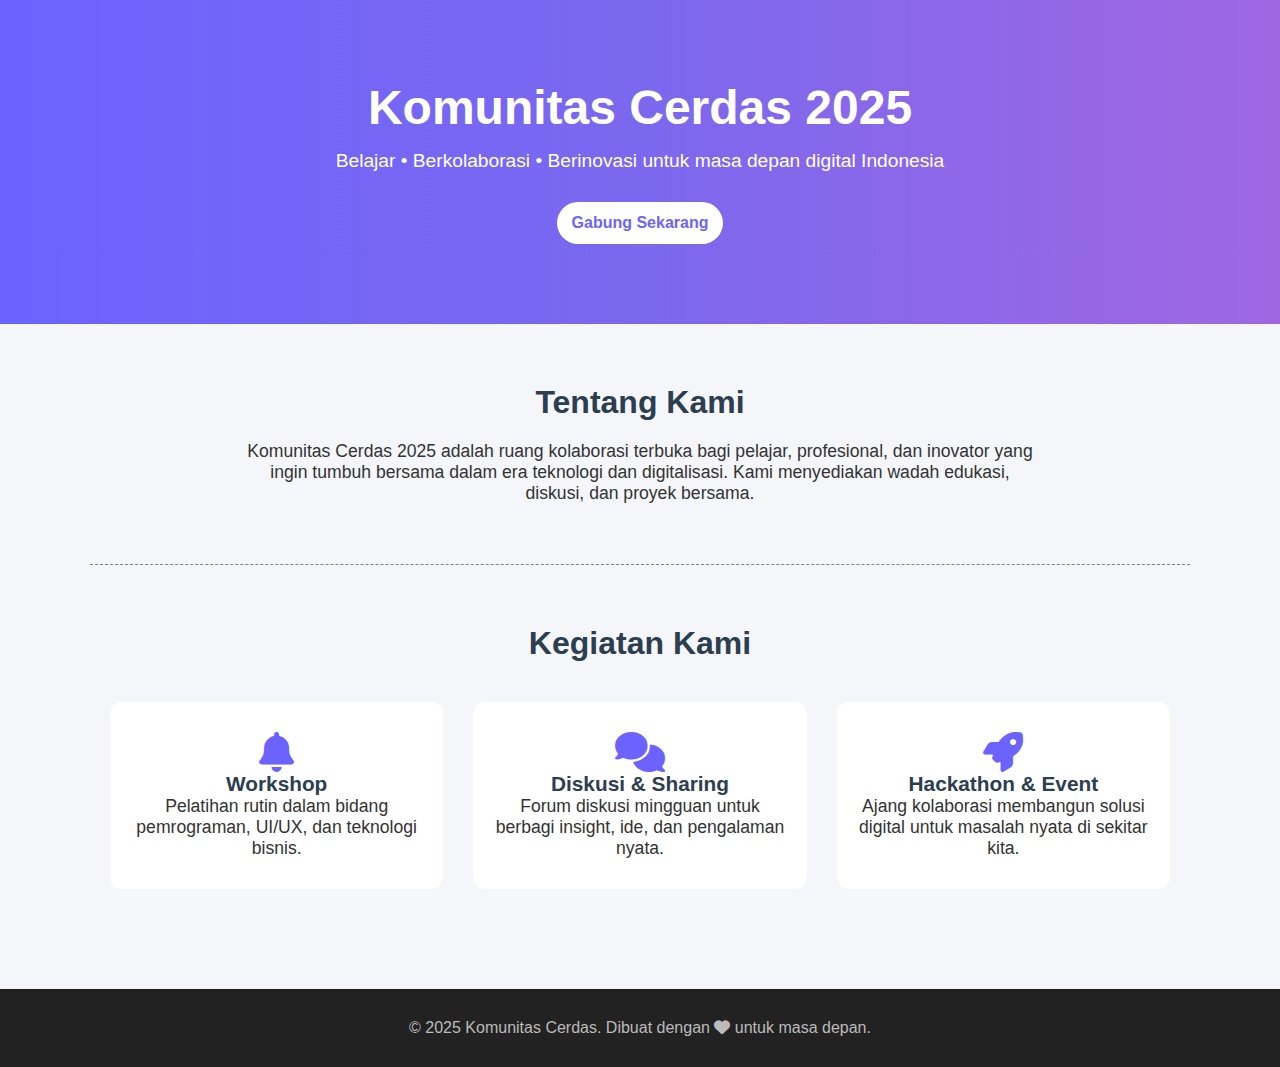
<file: Pra uts/index.html>
<!DOCTYPE html>
<html lang="id">

<head>
    <title>Komunitas Cerdas 2025</title>
    <link rel="stylesheet" href="https://cdnjs.cloudflare.com/ajax/libs/font-awesome/6.5.0/css/all.min.css">
    <link href="style.css" rel="stylesheet">
</head>

<body>
    <header>
        <h1>Komunitas Cerdas 2025</h1>
        <p>Belajar • Berkolaborasi • Berinovasi untuk masa depan digital Indonesia</p>
        <button class="cta-btn">Gabung Sekarang</button>
    </header>
    <section class="about">
        <h2>Tentang Kami</h2>
        <p>
            Komunitas Cerdas 2025 adalah ruang kolaborasi terbuka bagi pelajar, profesional, dan inovator yang ingin
            tumbuh bersama dalam era teknologi dan digitalisasi. Kami menyediakan wadah edukasi, diskusi, dan proyek
            bersama.
        </p>
    </section>
    <section class="activities">
        <h2>Kegiatan Kami</h2>
        <div class="activity-grid">
            <div class="activity">
                <i class="fas fa-bell"></i>
                <h3>Workshop</h3>
                <p>Pelatihan rutin dalam bidang pemrograman, UI/UX, dan teknologi bisnis.</p>
            </div>
            <div class="activity">
                <i class="fas fa-comments"></i>
                <h3>Diskusi & Sharing</h3>
                <p>Forum diskusi mingguan untuk berbagi insight, ide, dan pengalaman nyata.</p>
            </div>
            <div class="activity">
                <i class="fas fa-rocket"></i>
                <h3>Hackathon & Event</h3>
                <p>Ajang kolaborasi membangun solusi digital untuk masalah nyata di sekitar kita.</p>
            </div>
        </div>
    </section>
    <footer>
        <p>&copy; 2025 Komunitas Cerdas. Dibuat dengan <i class="fas fa-heart"></i> untuk masa depan.</p>
    </footer>
</body>

</html>

</html>
</file>
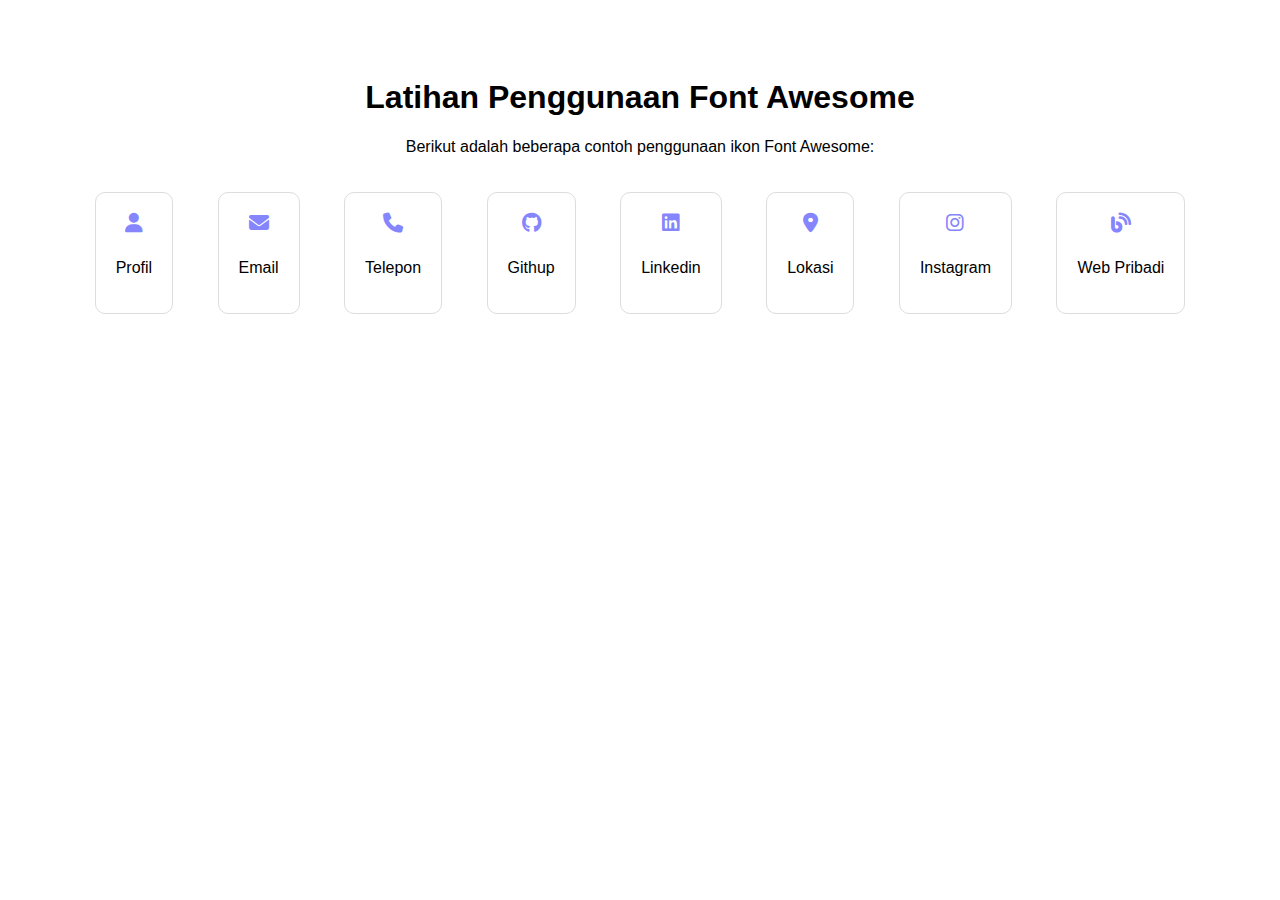
<file: latihan090425_1.html>
<!DOCTYPE html>
<html lang="en">
<head>
    <meta charset="UTF-8">
    <meta name="viewport" content="width=device-width, initial-scale=1.0">
    <title>Latihan 6</title>
    <link rel="stylesheet" href="https://cdnjs.cloudflare.com/ajax/libs/font-awesome/6.5.0/css/all.min.css"/>
    <style>
        body {
            font-family: Arial;
            text-align: center;
            padding: 50px;
        }

        .icon-box {
            border: 1px solid rgb(221, 221, 221);
            display: inline-block;
            padding: 20px;
            margin: 20px;
            border-radius: 10px;
        }

        .icon-box i {
            color: #8585fd;
            font-size: 20px;
            margin-bottom: 10px;
        }

        .icon-box:hover {
            border:1px solid rgba(204, 96, 204, 0.445);
            animation: bounce 2s infinite;
        }

        /*Membuat animasi web dapat bergerak*/
        @keyframes bounce {
            0%, 20%, 50%, 80%, 100% {
                transform: translateY(0);
            }
            40% {
                transform: translateY(-10px);
            }
            60% {
                transform: translateY(-5px);
            }
        }

        .icon-box:hover i {
            color: pink;
        }

        .icon-box i.rotate {
            animation: rotate 2s linear infinite;
        }

        @keyframes rotate {
            0% {transform: rotate(0deg);}
            100% { transform: rotate(360deg);}
        }

    </style>
</head>

<body>
    <h1>Latihan Penggunaan Font Awesome</h1>
    <P>Berikut adalah beberapa contoh penggunaan ikon Font Awesome:</P>

     <div class="icon-box">    
        <i class="fas fa-user rotate" ></i>
        <P>Profil</P>
    </div>  

    <div class="icon-box">
        <i class="fas fa-envelope rotate"></i>
        <P>Email</P>
    </div>

    <div class="icon-box">
        <i class="fas fa-phone rotate"></i>
        <p>Telepon</p>
    </div>

    <div class="icon-box">
        <i class="fab fa-github rotate"></i>
        <P>Githup</P>
    </div>

    <div class="icon-box">
        <i class="fab fa-linkedin rotate"></i>
        <p>Linkedin</p>
    </div>

    <div class="icon-box">
        <i class="fa-solid fa-location-dot rotate"></i>
        <P>Lokasi</P>
    </div>

    <div class="icon-box">
        <i class="fab fa-instagram rotate"></i>
        <P>Instagram</P>
    </div>

    <div class="icon-box">
        <i class="fa-solid fa-blog rotate"></i>
        <P>Web Pribadi</P>
    </div>
    


</body>
</html>
</file>
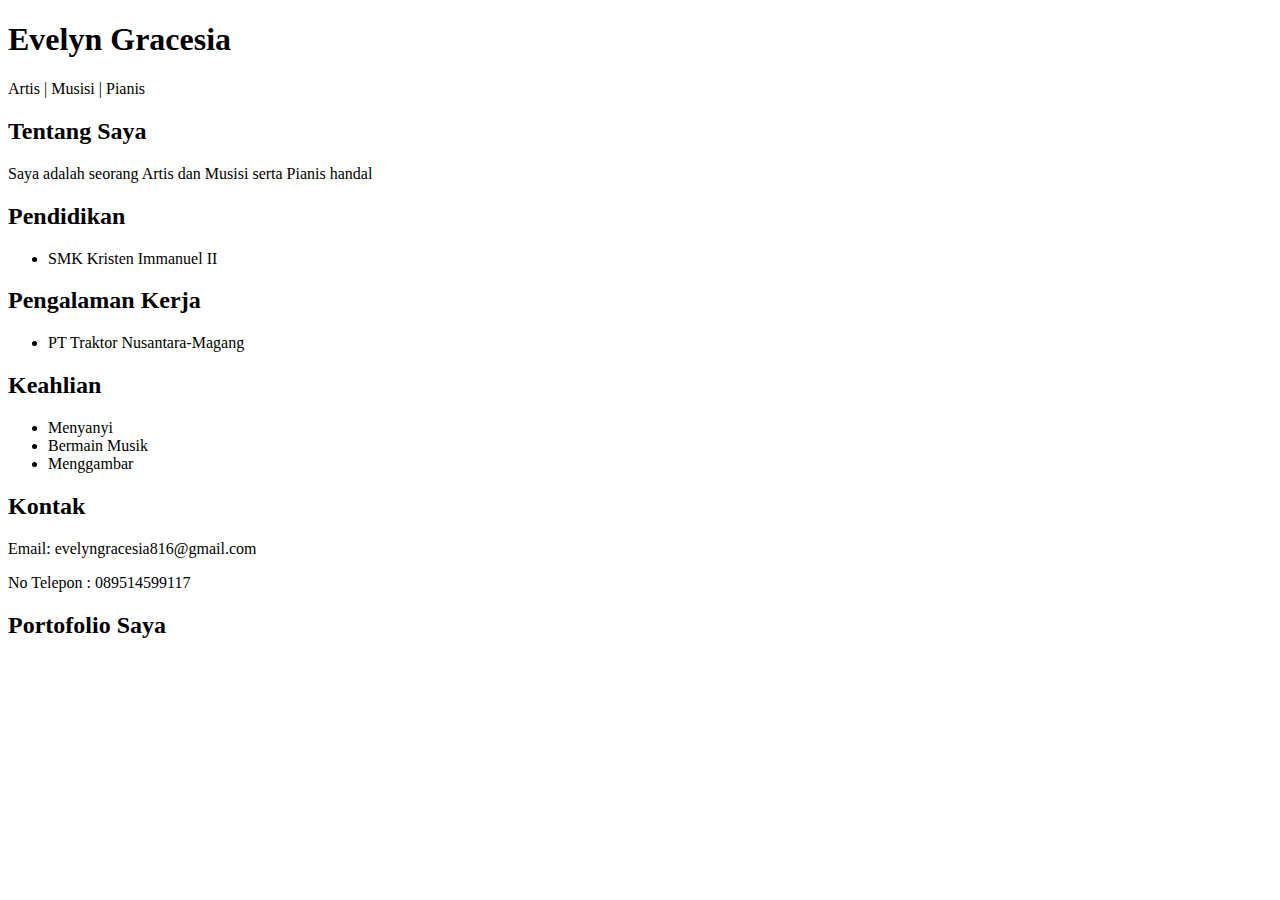
<file: Latihan1260325.html>
<!DOCTYPE html>
<html lang="en">
<head>
    <meta charset="UTF-8">
    <meta name="viewport" content="width=device-width, initial-scale=1.0">
    <title>Latihan 1</title>
</head>
<body>
    <h1>Evelyn Gracesia</h1>
        <p> Artis | Musisi | Pianis</p>
    <h2> Tentang Saya</h2>
        <p>Saya adalah seorang Artis dan Musisi serta Pianis handal</p>
    <h2>Pendidikan</h2>
        <ol>
            <li  type="disc"> SMK Kristen Immanuel II</li>
        </ol>
        
    <h2>Pengalaman Kerja</h2>
        <ol>
            <li type="disc"> PT Traktor Nusantara-Magang</li>
        </ol>

    <h2> Keahlian</h2>
    <ol>
        <li  type="disc"> Menyanyi</li>
        <li  type="disc"> Bermain Musik</li>
        <li  type="disc"> Menggambar</li>
    </ol>

    <h2>Kontak</h2>
    <p> Email: evelyngracesia816@gmail.com</p> 
    
    <p> No Telepon : 089514599117</p>
    
    <h2>Portofolio Saya</h2>
    
</body>
</html>
</file>
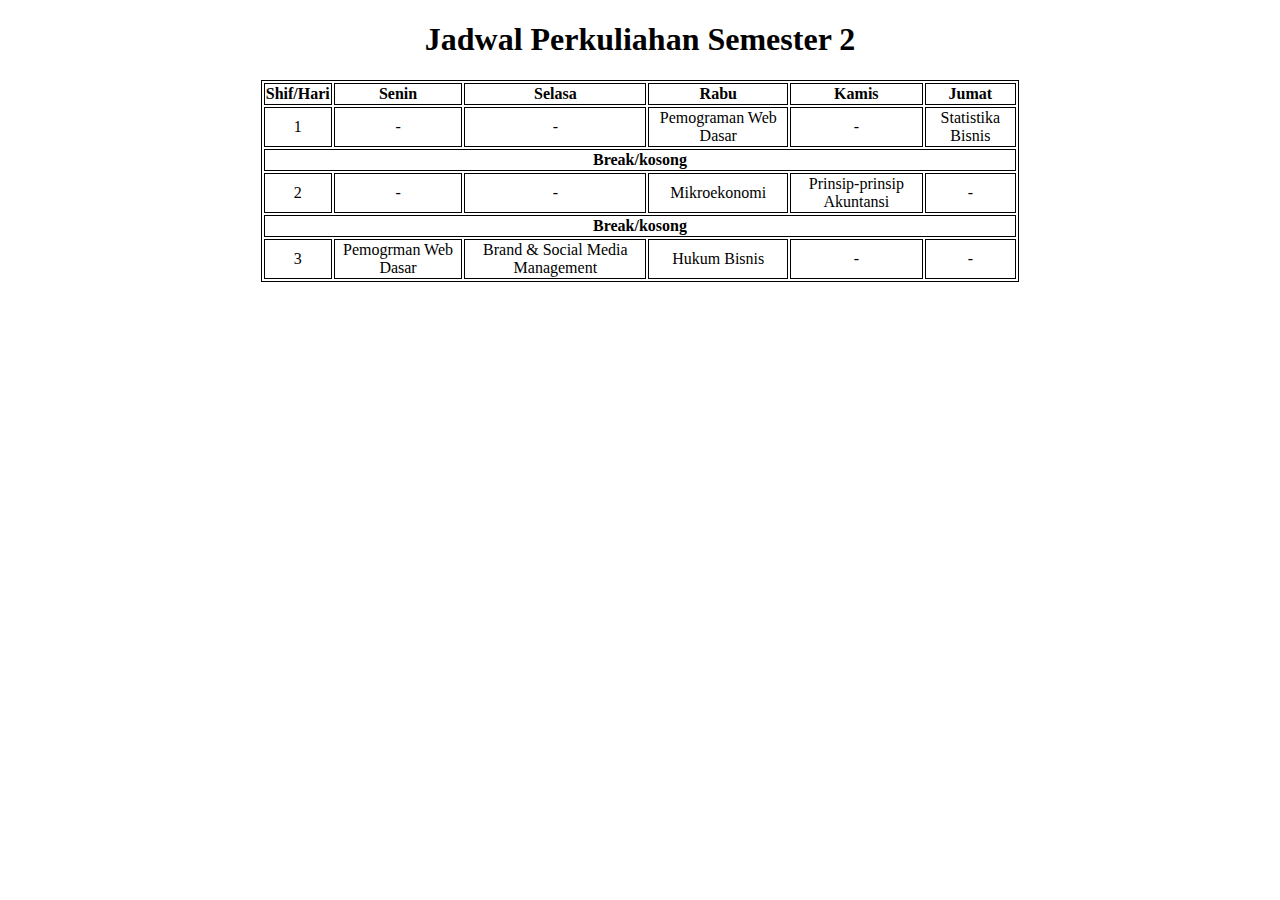
<file: Latihan2_260325.html>
<!DOCTYPE html>
<html lang="en">
<head>
    <meta charset="UTF-8">
    <meta name="viewport" content="width=device-width, initial-scale=1.0">
    <title>Jadwal Perkuliahan</title>
</head>
<style> table, th, td {
  border: 1px solid black;
}
</style>
<body>
    <h1><center>Jadwal Perkuliahan Semester 2</center></h1>
    <center><table style="width:60%"></center>
        <tr>
            <th>Shif/Hari</th>
            <th>Senin</th>
            <th>Selasa</th> 
            <th>Rabu</th> 
            <th>Kamis</th> 
            <th>Jumat</th>
        </tr>

        </tr>
            <td><center> 1 </center></td>
            <td><center>-</center> </td>
            <td><center>-</center> </td>
            <td><center>Pemograman Web Dasar </center> </td>
            <td><center>-</center> </td>
            <td><center>Statistika Bisnis</center></td>
        </tr>
        
        <tr> 
            <th colspan="6">Break/kosong</th>
        </tr>

        </tr>
        <td><center>2</center></td>
        <td><center>-</center></td>
        <td><center>-</center></td>
        <td><center>Mikroekonomi</center></td>
        <td><center>Prinsip-prinsip Akuntansi</center></td>
        <td><center>-</center></td>
        </tr>
 
        <tr> 
            <th colspan="6">Break/kosong</th>
        </tr>

        </tr>
        <td><center>3</center></td>
        <td><center> Pemogrman Web Dasar </center></td>
        <td><center> Brand & Social Media Management</center> </td>
        <td><center>Hukum Bisnis</center></td>
        <td> <center>-</center></td>
        <td> <center>-</center></td>
        </tr>

    </table>
</body>
</html>
</file>
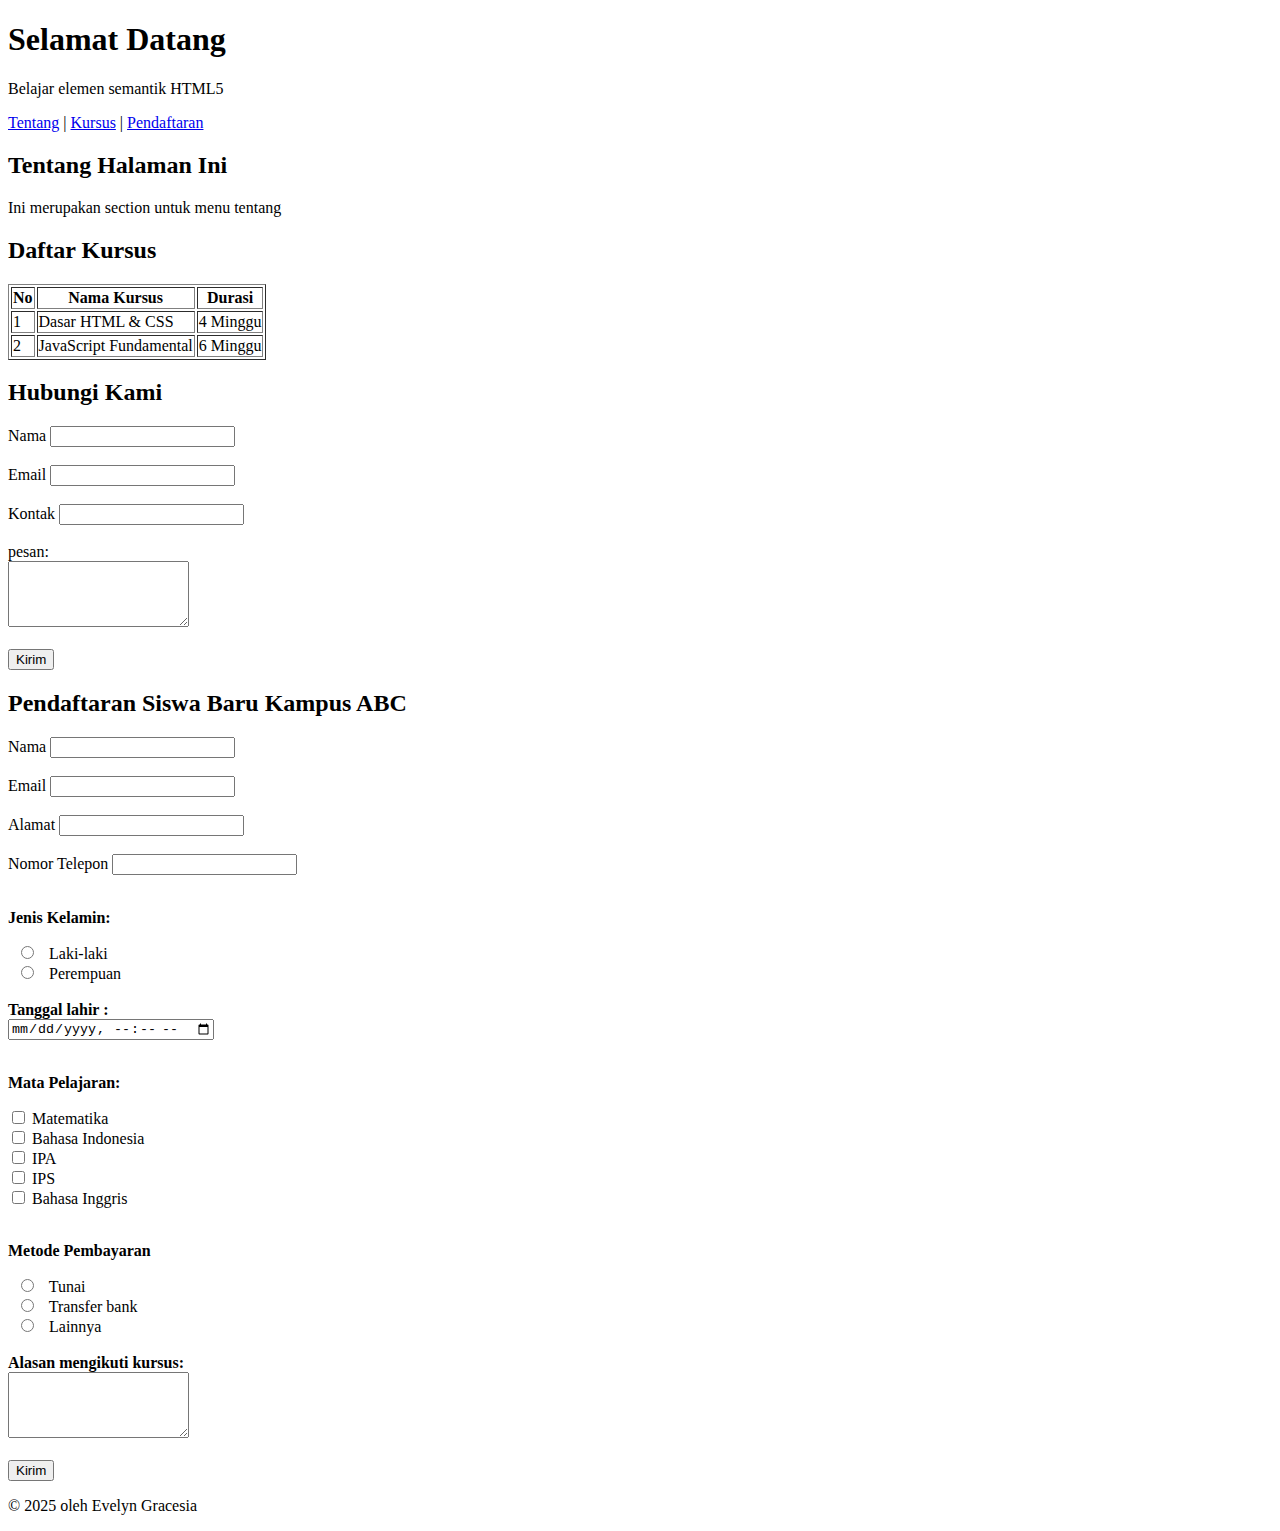
<file: TugasPWD.html>
<!DOCTYPE html>
<html lang="id">
<head>
    <meta charset="UTF-8">
    <meta name="viewport" content="width=device-width, initial-scale=1.0">
    <title>Latihan 1 - HTML5</title>
</head>
<body>
    <header>
        <h1>Selamat Datang </h1> 
        <p> Belajar elemen semantik HTML5</p>
    </header>
    <!--bagian untuk latihan berikutnya-->
    

    <nav>
        <a href="#tentang">Tentang</a> | 
        <a href="#kursus">Kursus</a> |
        <a href="#Pendaftaran">Pendaftaran</a> 
    </nav>

<setion id="tentang">
    <h2>Tentang Halaman Ini</h2>
    <p>Ini merupakan section untuk menu tentang </p>
</setion>

<section id="Kursus">
    <h2>Daftar Kursus</h2>
    <table border="1">
        <tr>
            <th>No</th>
            <th>Nama Kursus</th>
            <th>Durasi</th>
        </tr>
        <tr>
            <td>1</td>
            <td>Dasar HTML & CSS</td>
            <td>4 Minggu</td>
        </tr>
        <tr> 
            <td>2</td>
            <td>JavaScript Fundamental</td>
            <td>6 Minggu</td>
        </tr>
    </table>

    <h2> Hubungi Kami</h2>
    <from action="#" methof="post>
        <label for="Nama"> Nama </label> 
            <input type="text" id="name" name="name" value=" ">
            <br><br>
        <label for="Email"> Email </label> 
            <input type="text" id="nama email" name="name" value=" ">
            <br><br>
        <label for="Email" > Kontak </label> 
            <input type="text" id="nama email" name="name" value=" ">
            <br><br>
        <label for="message" > pesan: </label> <br>
        <textarea id=" message" name="message" rows="4" required> </textarea> <br><br>

            <input type="button" value="Kirim">
    </from>    

    <h2>Pendaftaran Siswa Baru Kampus ABC</h2>

    <from action="#" methof="post">
        <label for="nama"> Nama </label> 
        <input type="text" id="nama" name="nama" value=" "><br><br>

        <label for="email"> Email </label> 
        <input type="text" id="email" name="email" value=" "><br><br>
   
        <label for="alamat"> Alamat </label>
        <input type="text" id="alamat" name="alamat" value=" "><br><br>
    
        <label for="nomor telepon"> Nomor Telepon</label> 
        <input type="text" id="nomor telepon" name="nomor telepon" value=" "><br><br>
    </from>
  

    <p><strong>Jenis Kelamin: </strong></p>
    <form action="/action_page.php">
          <input type="radio" id="laki-laki" name="fav_language" value="Laki-laki">
          <label for="html">Laki-laki</label><br>
          <input type="radio" id="perempuan" name="fav_language" value="Perempuan">
          <label for="css">Perempuan</label><br>
    </form>
    <br> 
    <form action="/action_page.php">
        <label for="Tanggal Lahir"><strong>Tanggal lahir :</strong></label><br>
        <input type="datetime-local" id="tanggal lahir" name="tanggal lahir">
      </form>
      <br>

    <p><strong>Mata Pelajaran:</strong></p>
<form action="/action_page.php">
  <input type="checkbox" id="vehicle1" name="vehicle1" value="matematika">
  <label for="vehicle1"> Matematika</label><br>
  <input type="checkbox" id="vehicle2" name="vehicle2" value="bahasa indoneia>
  <label for="vehicle2"> Bahasa Indonesia</label><br>
  <input type="checkbox" id="vehicle3" name="vehicle3" value="ipa">
  <label for="vehicle3"> IPA</label><br>
  <input type="checkbox" id="vehicle 4" name="vehicle 4" value="ips">
  <label for="vehicle 4"> IPS</label><br>
  <input type="checkbox" id="vehicle 5" name="vehicle 5" value="bahasa inggris">
  <label for="vehicle 5"> Bahasa Inggris</label><br><br>
</form>

<P><b>Metode Pembayaran</b></P>
<form action="/action_page.php">
      <input type="radio" id="Tunai" name="Tunai" value="Tunai">
      <label for="html">Tunai</label><br>
      <input type="radio" id="transfer bank" name="transfer bank" value="transfer bank">
      <label for="css">Transfer bank</label><br>
      <input type="radio" id="lainnya" name="lainnya" value="lainnya">
      <label for="css">Lainnya</label><br><br>
</form>

<label for="message" > <b>Alasan mengikuti kursus:</b> </label> <br>
<textarea id="alasan mengikuti kursus" name="Alasan mengikuti Kursus" rows="4" required> </textarea> <br><br>

<input type="button" value="Kirim">
</form> 


        <footer> 
            <p> &copy; 2025 oleh Evelyn Gracesia </p>
        </footer>
    
</section>
</body>
</html>
</file>
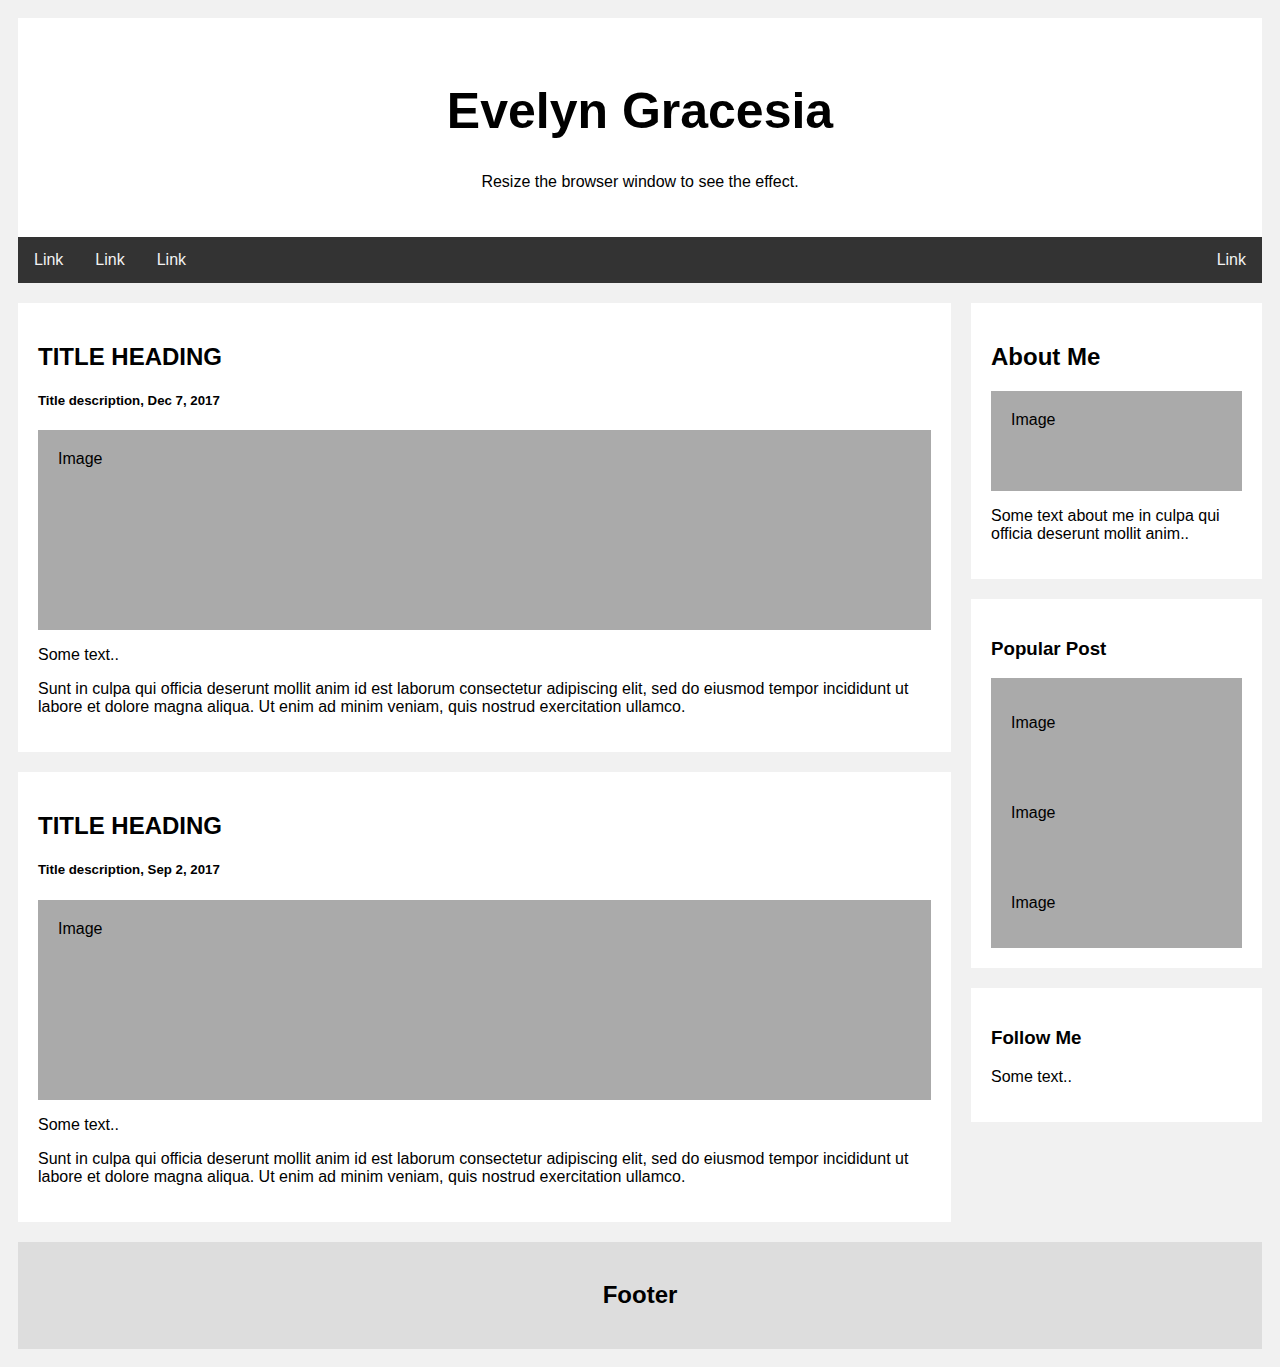
<file: web.html>
<!DOCTYPE html>
<html>
<head>
<style>
* {
  box-sizing: border-box;
}

body {
  font-family: Arial;
  padding: 10px;
  background: #f1f1f1;
}

/* Header/Blog Title */
.header {
  padding: 30px;
  text-align: center;
  background: white;
}

.header h1 {
  font-size: 50px;
}

/* Style the top navigation bar */
.topnav {
  overflow: hidden;
  background-color: #333;
}

/* Style the topnav links */
.topnav a {
  float: left;
  display: block;
  color: #f2f2f2;
  text-align: center;
  padding: 14px 16px;
  text-decoration: none;
}

/* Change color on hover */
.topnav a:hover {
  background-color: #ddd;
  color: black;
}

/* Create two unequal columns that floats next to each other */
/* Left column */
.leftcolumn {   
  float: left;
  width: 75%;
}

/* Right column */
.rightcolumn {
  float: left;
  width: 25%;
  background-color: #f1f1f1;
  padding-left: 20px;
}

/* Fake image */
.fakeimg {
  background-color: #aaa;
  width: 100%;
  padding: 20px;
}

/* Add a card effect for articles */
.card {
  background-color: white;
  padding: 20px;
  margin-top: 20px;
}

/* Clear floats after the columns */
.row::after {
  content: "";
  display: table;
  clear: both;
}

/* Footer */
.footer {
  padding: 20px;
  text-align: center;
  background: #ddd;
  margin-top: 20px;
}

/* Responsive layout - when the screen is less than 800px wide, make the two columns stack on top of each other instead of next to each other */
@media screen and (max-width: 800px) {
  .leftcolumn, .rightcolumn {   
    width: 100%;
    padding: 0;
  }
}

/* Responsive layout - when the screen is less than 400px wide, make the navigation links stack on top of each other instead of next to each other */
@media screen and (max-width: 400px) {
  .topnav a {
    float: none;
    width: 100%;
  }
}
</style>
</head>
<body>

<div class="header">
  <h1>Evelyn Gracesia</h1>
  <p>Resize the browser window to see the effect.</p>
</div>

<div class="topnav">
  <a href="#">Link</a>
  <a href="#">Link</a>
  <a href="#">Link</a>
  <a href="#" style="float:right">Link</a>
</div>

<div class="row">
  <div class="leftcolumn">
    <div class="card">
      <h2>TITLE HEADING</h2>
      <h5>Title description, Dec 7, 2017</h5>
      <div class="fakeimg" style="height:200px;">Image</div>
      <p>Some text..</p>
      <p>Sunt in culpa qui officia deserunt mollit anim id est laborum consectetur adipiscing elit, sed do eiusmod tempor incididunt ut labore et dolore magna aliqua. Ut enim ad minim veniam, quis nostrud exercitation ullamco.</p>
    </div>
    <div class="card">
      <h2>TITLE HEADING</h2>
      <h5>Title description, Sep 2, 2017</h5>
      <div class="fakeimg" style="height:200px;">Image</div>
      <p>Some text..</p>
      <p>Sunt in culpa qui officia deserunt mollit anim id est laborum consectetur adipiscing elit, sed do eiusmod tempor incididunt ut labore et dolore magna aliqua. Ut enim ad minim veniam, quis nostrud exercitation ullamco.</p>
    </div>
  </div>
  <div class="rightcolumn">
    <div class="card">
      <h2>About Me</h2>
      <div class="fakeimg" style="height:100px;">Image</div>
      <p>Some text about me in culpa qui officia deserunt mollit anim..</p>
    </div>
    <div class="card">
      <h3>Popular Post</h3>
      <div class="fakeimg"><p>Image</p></div>
      <div class="fakeimg"><p>Image</p></div>
      <div class="fakeimg"><p>Image</p></div>
    </div>
    <div class="card">
      <h3>Follow Me</h3>
      <p>Some text..</p>
    </div>
  </div>
</div>

<div class="footer">
  <h2>Footer</h2>
</div>

</body>
</html>
</file>
<file: Pra uts/style.css>
:root{
    --primary: #2c3e50;
    --accent: #6c63ff;
    --gradient-bg: linear-gradient (to rifht, #6c63ff, #7b68ee, dan #a067e3);
    --text: #333;
}

* {
    box-sizing: border-box;
    margin: 0;
    padding: 0;
}

body {
    font-family: sans-serif;
    background-color: #f4f6fa;
    color: var(--text);
}

header {
    background: linear-gradient(to right,#6c63ff, #7b68ee, #a067e3);
    color: white;
    padding: 80px 20px;
    text-align: center;
}

header h1 {
    font-size: 3rem;
    font-weight: 800;
    margin-bottom: 15px ;
}

header p {
    font-size: 1.2rem;
    margin-bottom: 30px;
}

.cta-btn {
    background-color: white;
    color: var(--accent);
    padding: 12px 24px;
    border-radius: 30px;
    border: 0;
    font-size: 1rem;
    font-weight: 600;
    padding-inline: 15px;
    cursor: pointer;
    transition: 0.3s;
}

.cta-btn:hover {
    background-color: #ddd;
}

section {
    padding: 60px 20px;
    max-width: 1100px;
    text-align: center;
    margin: 0 auto;
}

section h2 {
    font-size: 2rem;
    margin-bottom: 20px;
    color: var(--primary);
}

section p {
    font-size: 1.1rem;
    margin-bottom: 30px ;
    max-width: 800px ;
    margin: 0 auto;
}

.activities {
    border-top: 1px dashed gray;
}

.activity-grid {
    display: grid;
    grid-template-columns: repeat(auto-fit, minmax(250px,1fr));
    gap: 30px;
    margin-top: 40px;
}

.activity {
    background-color: white;
    padding: 30px 20px;
    border-radius: 12px;
    box-shadow: 0 10px 20px black (0,0,0,0.05);
    transition: transform 0,3s ease;
}

.activity:hover {
    transform: translateY(-5px);
}

.activity i {
    font-size: 2.5rem;
    color: var(--accent);
}

.activity h3 {
    font-size: 1.3rem;
    color: var(--primary);
}

footer {
    background: #222;
    color: #bbb;
    text-align: center;
    padding: 30px 20px;
    margin-top: 40px;
}

@media (max-width: 768px) {
    header h1 {
        font-size: 2.2rem;
    }

    section p {
        font-size: 1rem;
    }
}
</file>
